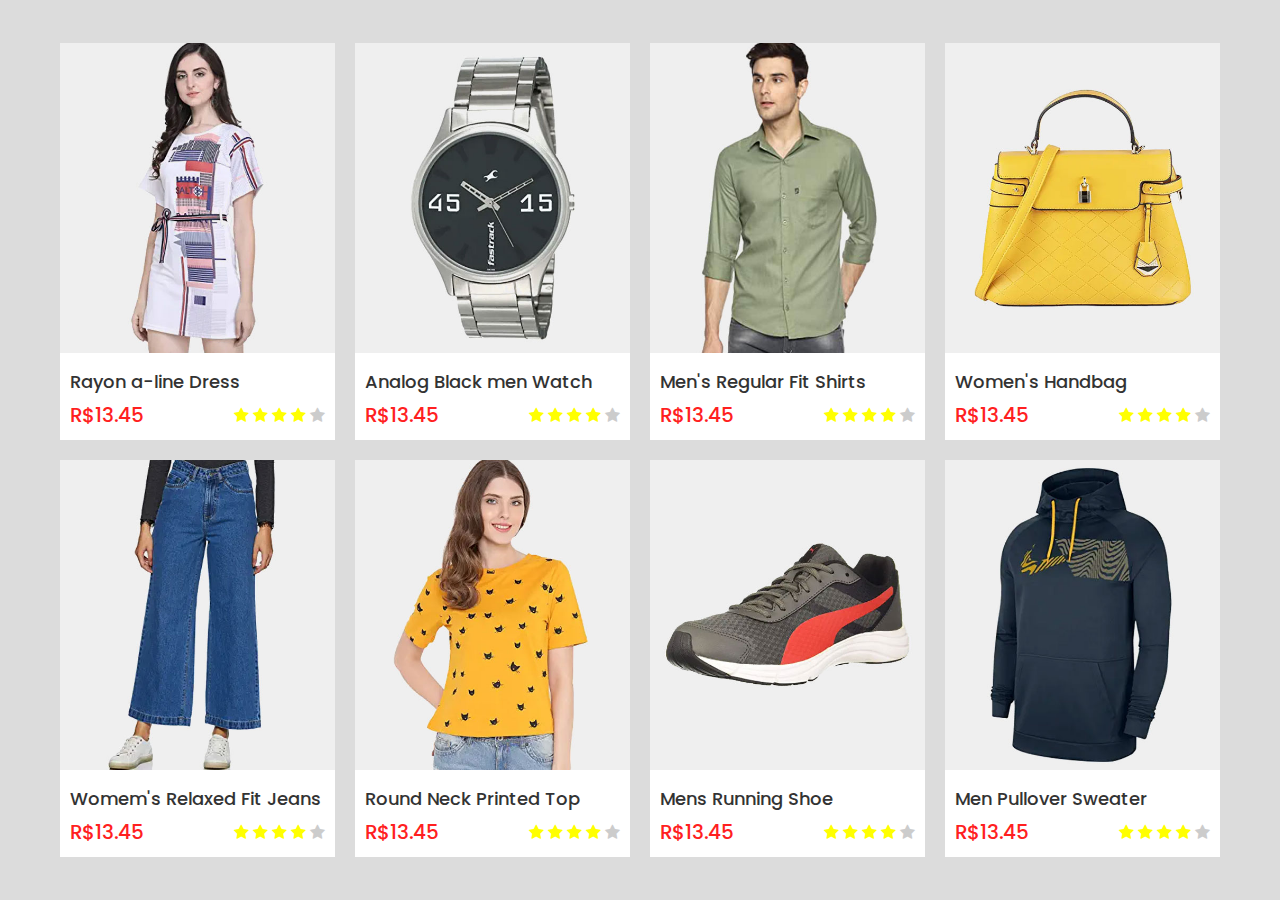
<file: Cards ItensVenda/index.html>
<!DOCTYPE html>
<html lang="pt-br">
<head>
    <meta http-equiv="X-UA-Compatible" content="IE=edge">
    <meta name="viewport" content="width=device-width, initial-scale=1.0">
    <link rel="stylesheet" href="https://cdnjs.cloudflare.com/ajax/libs/font-awesome/4.7.0/css/font-awesome.css" integrity="sha512-5A8nwdMOWrSz20fDsjczgUidUBR8liPYU+WymTZP1lmY9G6Oc7HlZv156XqnsgNUzTyMefFTcsFH/tnJE/+xBg==" crossorigin="anonymous" referrerpolicy="no-referrer" />
    <title>Cards de Itens de Venda</title>
    <link rel="stylesheet" href="style.css" type="text/css">
</head>
<body>
    <div class="container">
<!-- Produto 1 ---------------------------------------------->
        <div class="card">
            <div class="imgBx">
                <img src="1.jpg" alt="*">
                <ul class="action">
                    <li>
                        <i class="fa fa-heart" aria-hidden="true"></i>
                        <span>Adicionar a Lista de Desejos</span>
                    </li>
                    
                    <li>
                        <i class="fa fa-shopping-cart" aria-hidden="true"></i>
                        <span>Adicionar ao Carrinho</span>
                    </li>
                    
                    <li>
                        <i class="fa fa-eye" aria-hidden="true"></i>
                        <span>Ver Detalhes</span>
                    </li>
                    
                </ul>
            </div>
            <div class="content">
                <div class="productName">
                    <h3>Rayon a-line Dress</h3>
                </div>
                <div class="price_rating">
                    <h2>R$13.45</h2>
                <div class="rating">
                    <i class="fa fa-star" aria-hidden="true"></i>
                    <i class="fa fa-star" aria-hidden="true"></i>
                    <i class="fa fa-star" aria-hidden="true"></i>
                    <i class="fa fa-star" aria-hidden="true"></i>
                    <i class="fa grey fa-star" aria-hidden="true"></i>
                </div>
            </div>          
        </div>
    </div>
<!-- Produto 2 ---------------------------------------------->
        <div class="card">
            <div class="imgBx">
                <img src="2.jpg" alt="*">
                <ul class="action">
                    <li>
                        <i class="fa fa-heart" aria-hidden="true"></i>
                        <span>Adicionar a Lista de Desejos</span>
                    </li>
                    
                    <li>
                        <i class="fa fa-shopping-cart" aria-hidden="true"></i>
                        <span>Adicionar ao Carrinho</span>
                    </li>
                    
                    <li>
                        <i class="fa fa-eye" aria-hidden="true"></i>
                        <span>Ver Detalhes</span>
                    </li>
                    
                </ul>
            </div>
            <div class="content">
                <div class="productName">
                    <h3>Analog Black men Watch</h3>
                </div>
                <div class="price_rating">
                    <h2>R$13.45</h2>
                <div class="rating">
                    <i class="fa fa-star" aria-hidden="true"></i>
                    <i class="fa fa-star" aria-hidden="true"></i>
                    <i class="fa fa-star" aria-hidden="true"></i>
                    <i class="fa fa-star" aria-hidden="true"></i>
                    <i class="fa grey fa-star" aria-hidden="true"></i>
                </div>
            </div>        
            </div>
        </div>
<!-- Produto 3 ---------------------------------------------->
                <div class="card">
                    <div class="imgBx">
                        <img src="3.jpg" alt="*">
                        <ul class="action">
                            <li>
                                <i class="fa fa-heart" aria-hidden="true"></i>
                                <span>Adicionar a Lista de Desejos</span>
                            </li>
                            
                            <li>
                                <i class="fa fa-shopping-cart" aria-hidden="true"></i>
                                <span>Adicionar ao Carrinho</span>
                            </li>
                            
                            <li>
                                <i class="fa fa-eye" aria-hidden="true"></i>
                                <span>Ver Detalhes</span>
                            </li>
                            
                        </ul>
                    </div>
                    <div class="content">
                        <div class="productName">
                            <h3>Men's Regular Fit Shirts</h3>
                        </div>
                        <div class="price_rating">
                            <h2>R$13.45</h2>
                        <div class="rating">
                            <i class="fa fa-star" aria-hidden="true"></i>
                            <i class="fa fa-star" aria-hidden="true"></i>
                            <i class="fa fa-star" aria-hidden="true"></i>
                            <i class="fa fa-star" aria-hidden="true"></i>
                            <i class="fa grey fa-star" aria-hidden="true"></i>
                        </div>
                    </div>         
                    </div>
                </div>
<!-- Produto 4 ---------------------------------------------->
        <div class="card">
            <div class="imgBx">
                <img src="4.jpg" alt="*">
                <ul class="action">
                    <li>
                        <i class="fa fa-heart" aria-hidden="true"></i>
                        <span>Adicionar a Lista de Desejos</span>
                    </li>
                    <li>
                        <i class="fa fa-shopping-cart" aria-hidden="true"></i>
                        <span>Adicionar ao Carrinho</span>
                    </li>
                    <li>
                        <i class="fa fa-eye" aria-hidden="true"></i>
                        <span>Ver Detalhes</span>
                    </li>
                </ul>
            </div>
            <div class="content">
                <div class="productName">
                    <h3>Women's Handbag</h3>
                </div>
                <div class="price_rating">
                    <h2>R$13.45</h2>
                <div class="rating">
                    <i class="fa fa-star" aria-hidden="true"></i>
                    <i class="fa fa-star" aria-hidden="true"></i>
                    <i class="fa fa-star" aria-hidden="true"></i>
                    <i class="fa fa-star" aria-hidden="true"></i>
                    <i class="fa grey fa-star" aria-hidden="true"></i>
                </div>
            </div>       
            </div>
        </div>
<!-- Produto 5 ---------------------------------------------->
                    <div class="card">
                        <div class="imgBx">
                            <img src="5.jpg" alt="*">
                            <ul class="action">
                                <li>
                                    <i class="fa fa-heart" aria-hidden="true"></i>
                                    <span>Adicionar a Lista de Desejos</span>
                                </li>
                                <li>
                                    <i class="fa fa-shopping-cart" aria-hidden="true"></i>
                                    <span>Adicionar ao Carrinho</span>
                                </li>
                                <li>
                                    <i class="fa fa-eye" aria-hidden="true"></i>
                                    <span>Ver Detalhes</span>
                                </li>
                            </ul>
                        </div>
                        <div class="content">
                            <div class="productName">
                                <h3>Womem's Relaxed Fit Jeans</h3>
                            </div>
                            <div class="price_rating">
                                <h2>R$13.45</h2>
                            <div class="rating">
                                <i class="fa fa-star" aria-hidden="true"></i>
                                <i class="fa fa-star" aria-hidden="true"></i>
                                <i class="fa fa-star" aria-hidden="true"></i>
                                <i class="fa fa-star" aria-hidden="true"></i>
                                <i class="fa grey fa-star" aria-hidden="true"></i>
                            </div>
                        </div>        
                        </div>
                    </div>
<!-- Produto 6 ----------------------------------------------->
        <div class="card">
            <div class="imgBx">
                <img src="6.jpg" alt="*">
                <ul class="action">
                    <li>
                        <i class="fa fa-heart" aria-hidden="true"></i>
                        <span>Adicionar a Lista de Desejos</span>
                    </li>
                    <li>
                        <i class="fa fa-shopping-cart" aria-hidden="true"></i>
                        <span>Adicionar ao Carrinho</span>
                    </li>
                    <li>
                        <i class="fa fa-eye" aria-hidden="true"></i>
                        <span>Ver Detalhes</span>
                    </li>
                </ul>
            </div>
            <div class="content">
                <div class="productName">
                    <h3>Round Neck Printed Top</h3>
                </div>
                <div class="price_rating">
                    <h2>R$13.45</h2>
                <div class="rating">
                    <i class="fa fa-star" aria-hidden="true"></i>
                    <i class="fa fa-star" aria-hidden="true"></i>
                    <i class="fa fa-star" aria-hidden="true"></i>
                    <i class="fa fa-star" aria-hidden="true"></i>
                    <i class="fa grey fa-star" aria-hidden="true"></i>
                </div>
            </div>      
            </div>
        </div>
<!-- Produto 7 ----------------------------------------------->
        <div class="card">
            <div class="imgBx">
                <img src="7.jpg" alt="*">
                <ul class="action">
                    <li>
                        <i class="fa fa-heart" aria-hidden="true"></i>
                        <span>Adicionar a Lista de Desejos</span>
                    </li>
                    <li>
                        <i class="fa fa-shopping-cart" aria-hidden="true"></i>
                        <span>Adicionar ao Carrinho</span>
                    </li>
                    <li>
                        <i class="fa fa-eye" aria-hidden="true"></i>
                        <span>Ver Detalhes</span>
                    </li>
                </ul>
            </div>
            <div class="content">
                <div class="productName">
                    <h3>Mens Running Shoe</h3>
                </div>
                <div class="price_rating">
                    <h2>R$13.45</h2>
                <div class="rating">
                    <i class="fa fa-star" aria-hidden="true"></i>
                    <i class="fa fa-star" aria-hidden="true"></i>
                    <i class="fa fa-star" aria-hidden="true"></i>
                    <i class="fa fa-star" aria-hidden="true"></i>
                    <i class="fa grey fa-star" aria-hidden="true"></i>
                </div>
            </div>         
            </div>
        </div>
<!-- Produto 8 ----------------------------------------------->
        <div class="card">
            <div class="imgBx">
                <img src="8.jpg" alt="*">
                <ul class="action">
                    <li>
                        <i class="fa fa-heart" aria-hidden="true"></i>
                        <span>Adicionar a Lista de Desejos</span>
                    </li>
                    <li>
                        <i class="fa fa-shopping-cart" aria-hidden="true"></i>
                        <span>Adicionar ao Carrinho</span>
                    </li>
                    <li>
                        <i class="fa fa-eye" aria-hidden="true"></i>
                        <span>Ver Detalhes</span>
                    </li>
                </ul>
            </div>
            <div class="content">
                <div class="productName">
                    <h3>Men Pullover Sweater</h3>
                </div>
                <div class="price_rating">
                    <h2>R$13.45</h2>
                <div class="rating">
                    <i class="fa fa-star" aria-hidden="true"></i>
                    <i class="fa fa-star" aria-hidden="true"></i>
                    <i class="fa fa-star" aria-hidden="true"></i>
                    <i class="fa fa-star" aria-hidden="true"></i>
                    <i class="fa grey fa-star" aria-hidden="true"></i>
                </div>
            </div>         
            </div>
        </div>

 
 
 
    </div>
</body>
</html>
</file>
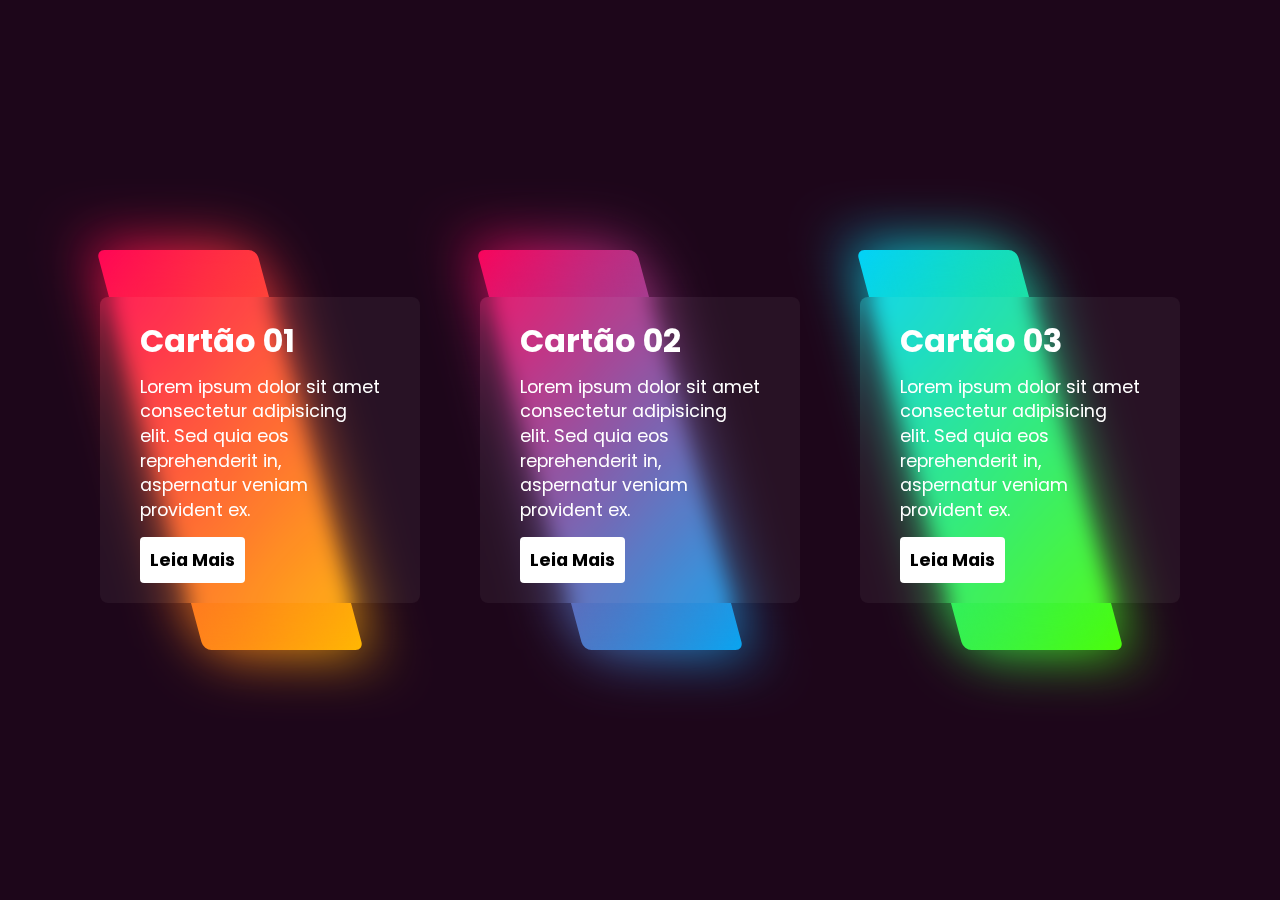
<file: Cartão IU-Glass/index.html>
﻿<!DOCTYPE html>
<html lang="pt-br">
<head>
    <meta http-equiv="X-UA-Compatible" content="IE=edge">
    <meta name="viewport" content="width=device-width, initial-scale=1.0">
    <link rel="stylesheet" href="https://cdnjs.cloudflare.com/ajax/libs/font-awesome/4.7.0/css/font-awesome.css" integrity="sha512-5A8nwdMOWrSz20fDsjczgUidUBR8liPYU+WymTZP1lmY9G6Oc7HlZv156XqnsgNUzTyMefFTcsFH/tnJE/+xBg==" crossorigin="anonymous" referrerpolicy="no-referrer" />
    <title>Cards de Itens de Venda</title>
    <link rel="stylesheet" href="style.css" type="text/css">
</head>
<body>
    <div class="container">
        <div class="box">
            <span></span>
            <div class="content">
                <h2>Cartão 01</h2>
                <p>Lorem ipsum dolor sit amet consectetur adipisicing elit. Sed quia eos reprehenderit in, aspernatur veniam provident ex. </p>
                <a href="#">Leia Mais</a>
            </div>
        </div>
        <div class="box">
            <span></span>
            <div class="content">
                <h2>Cartão 02</h2>
                <p>Lorem ipsum dolor sit amet consectetur adipisicing elit. Sed quia eos reprehenderit in, aspernatur veniam provident ex. </p>
                <a href="#">Leia Mais</a>
            </div>
        </div>
        <div class="box">
            <span></span>
            <div class="content">
                <h2>Cartão 03</h2>
                <p>Lorem ipsum dolor sit amet consectetur adipisicing elit. Sed quia eos reprehenderit in, aspernatur veniam provident ex.</p>
                <a href="#">Leia Mais</a>
            </div>
        </div>
    </div>
</body>
</html>
</file>
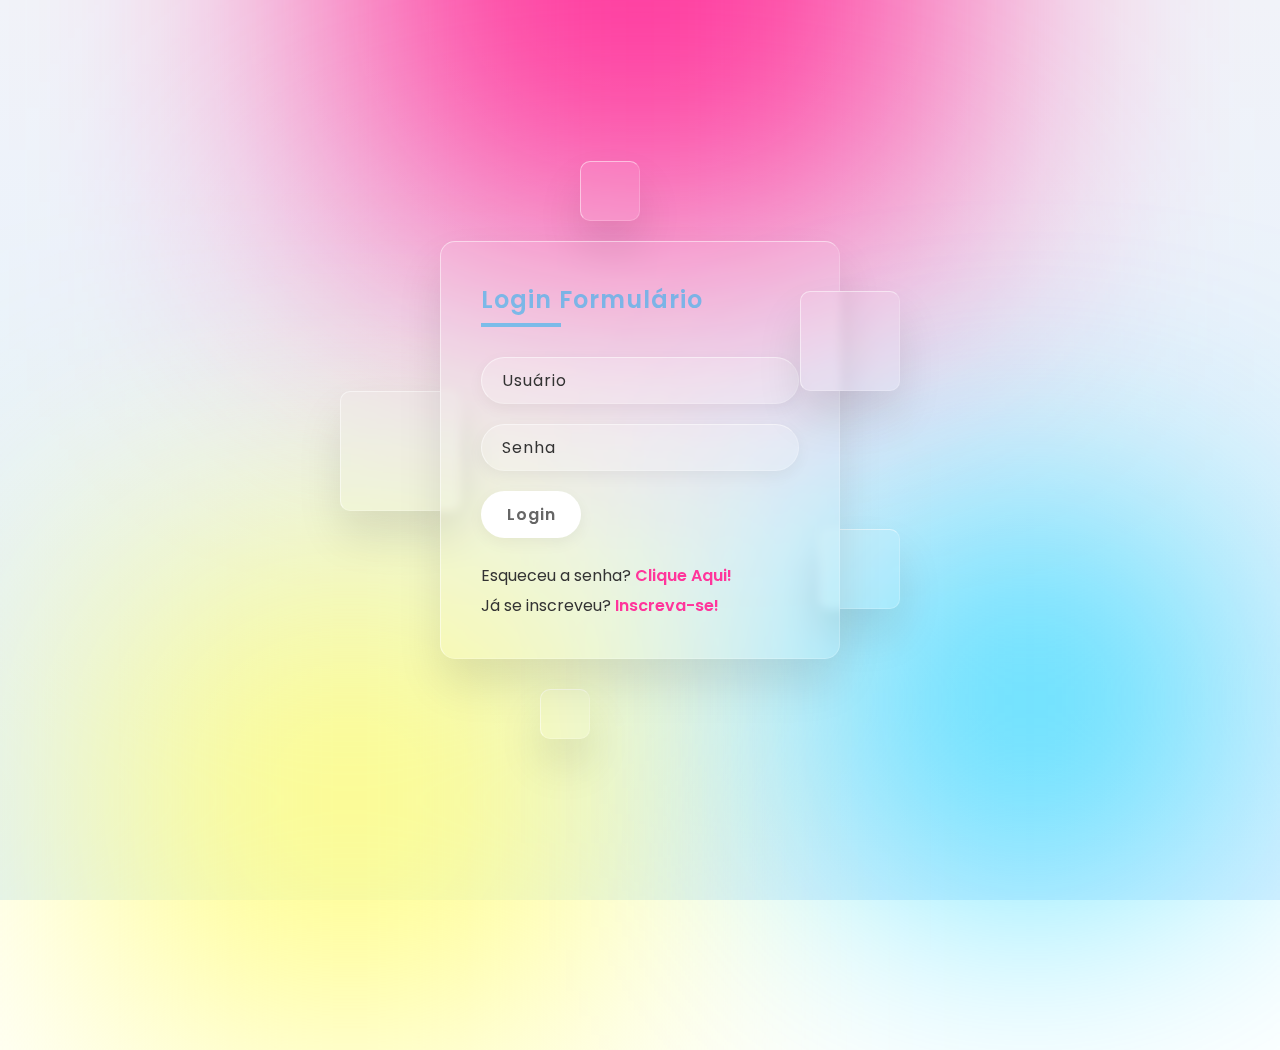
<file: Login Estiizado/index.html>
﻿<!DOCTYPE html>
<html lang="pt-br">
<head>
    <meta http-equiv="X-UA-Compatible" content="IE=edge">
    <meta name="viewport" content="width=device-width, initial-scale=1.0">
    <link rel="stylesheet" href="style.css" type="text/css">
    <title>Form Login Glass Effect</title>
</head>
<body>
 <section>
     <div class="color"></div>
     <div class="color"></div>
     <div class="color"></div>
     <div class="box">
         <div class="quadrado" style="--i:0;"></div>
         <div class="quadrado" style="--i:1;"></div>
         <div class="quadrado" style="--i:2;"></div>
         <div class="quadrado" style="--i:3;"></div>
         <div class="quadrado" style="--i:4;"></div>
         <div class="container">
             <div class="form">
                 <h2>Login Formulário</h2>
                 <form>
                 <div class="inputBox">
                     <input type="text" placeholder="Usuário">
                 </div>
                 <div class="inputBox">
                    <input type="password" placeholder="Senha">
                </div>
                <div class="inputBox">
                    <input type="submit" value="Login">
                </div>
                <p class="forget">Esqueceu a senha? <a href="">Clique Aqui!</a></p>
                <p class="forget">Já se inscreveu? <a href="">Inscreva-se!</a></p>

                </form>
             </div>
         </div>
     </div>
 </section>
</body>
</file>
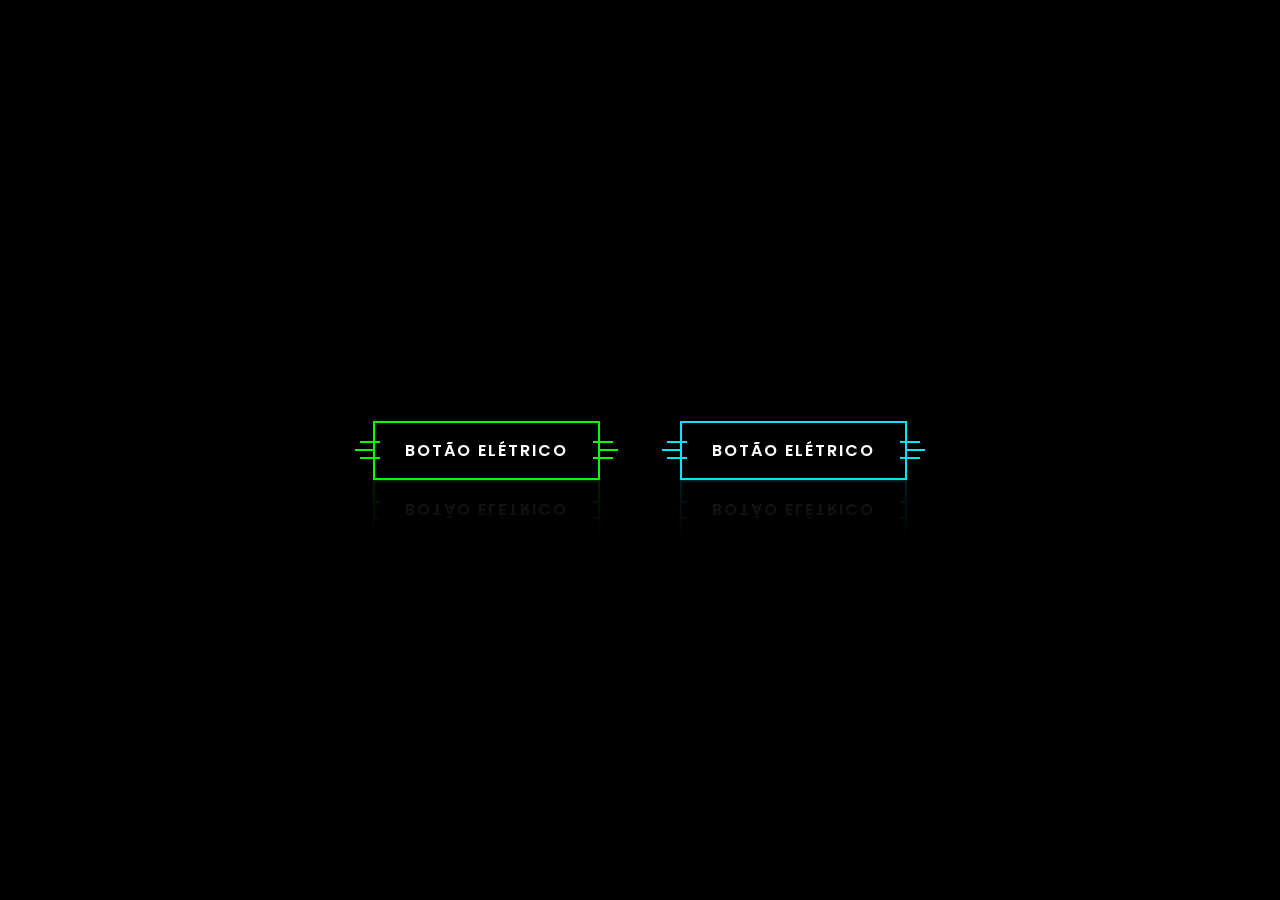
<file: Botão Eletrico/botão2.html>
﻿<!DOCTYPE html>
<html lang="pt-br">
<head>
  <link rel="stylesheet" href="style.css" type="text/css">
    <meta http-equiv="X-UA-Compatible" content="IE=edge">
    <meta name="viewport" content="width=device-width, initial-scale=1.0">
    <title>Botão Neon</title>
</head>
<body>
    <div class="container">
        <a href="#"><span>Botão Elétrico</span></a>
        <a href="#"><span>Botão Elétrico</span></a>
    </div>
</body>
</html>
</file>
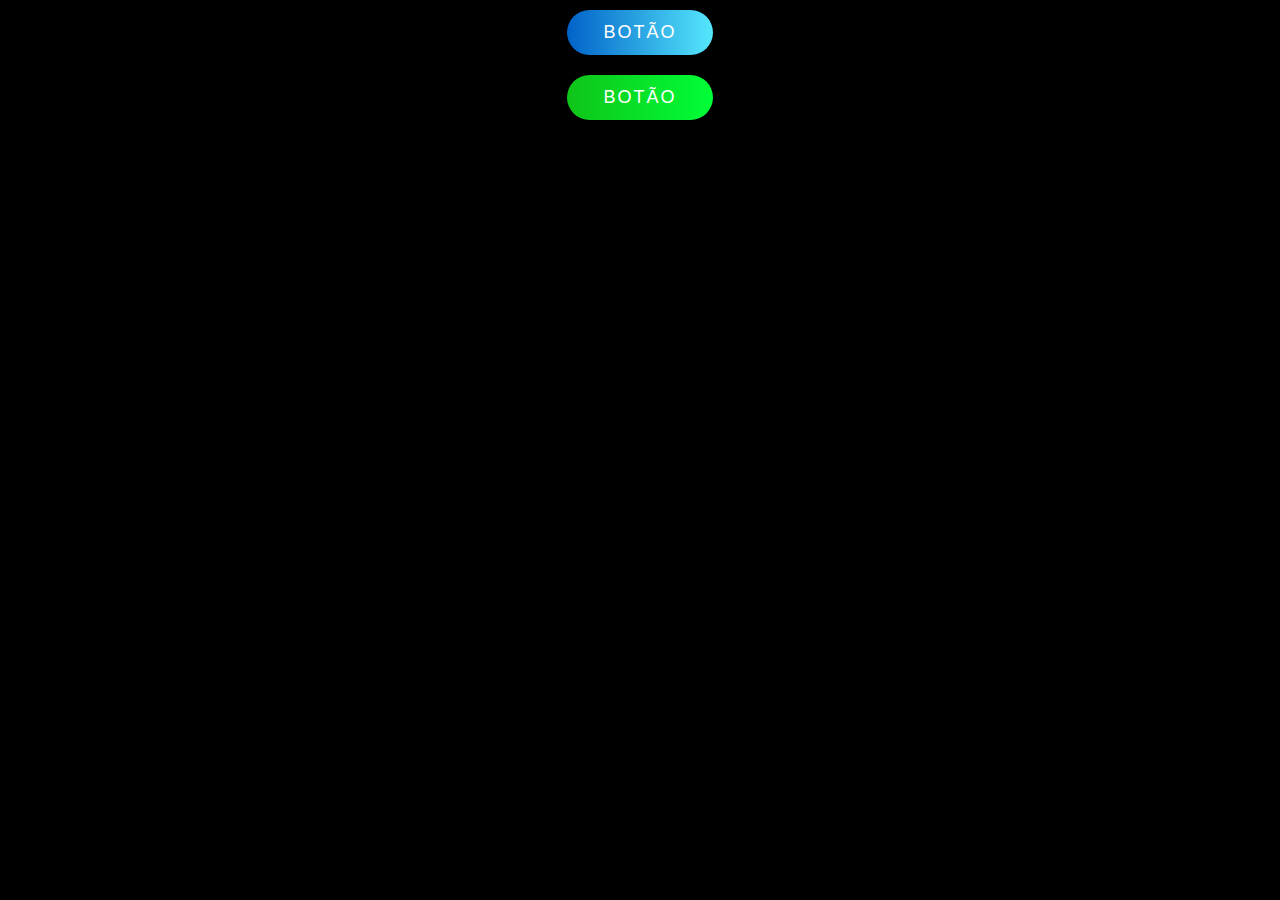
<file: Botão/Botao_cliq.html>
﻿<html>
<head>
    <link rel="stylesheet" type="text/css" href="style.css">
        <title>Botão Style</title>
</head>
<body>
    <a href="#">Botão</a>
    <a href="#">Botão</a>
    <script type="text/javascript">
         const botao = document.querySelectorAll('a');
    botao.forEach(btn => {
        btn.addEventListener('click', function (e) {
            let x = e.clientX - e.target.offsetLeft;
            let y = e.clientY - e.target.offsetTop;

            let ripples = document.createElement('span');
            ripples.style.left = x + 'px';
            ripples.style.top = y + 'px';
            this.appendChild(ripples);
            
            setTimeout(() => {
            ripples.remove();
                }, 1000);
        });
    });
    </script>
</body>
</html>
</file>
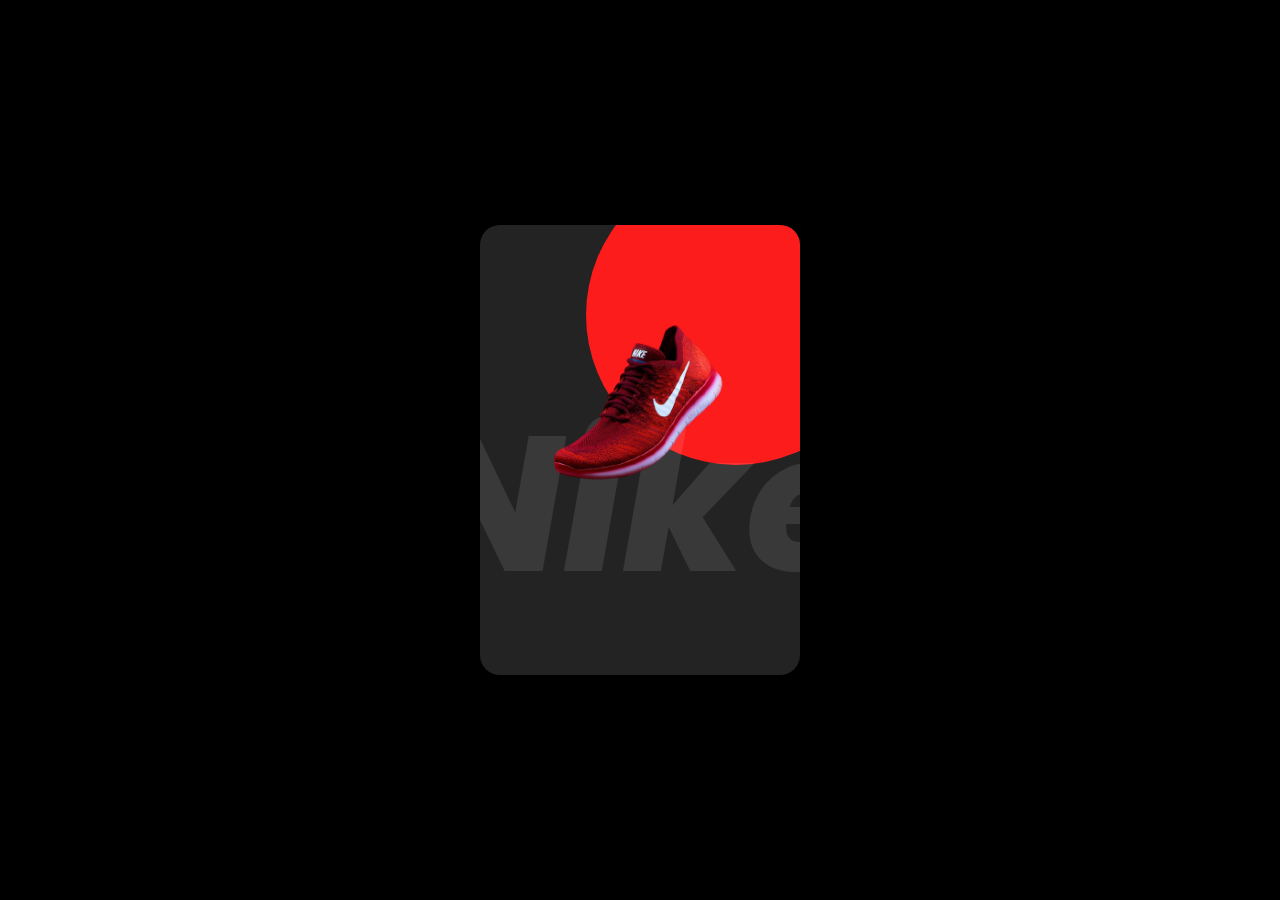
<file: Card_ItemVenda/Card.html>
﻿<html>
<head>
    <link rel="stylesheet" type="text/css" href="style.css">
    <title>Item Venda</title>
</head>
<body>
  <div class="container">
      <div class="card">
          <div class="imgBx">
              <img src="redShoe-removebg-preview.png" alt="XXXXXXX">
          </div>    
              <div class="contentBx">
              <h2>Nike Red</h2>
              <div class="size">
              <h3>Size :</h3>
              <span>22</span>
              <span>24</span>
              <span>28</span>
              <span>30</span>
              </div>
              <div class="color">
                <h3>Color :</h3>
                <span></span>
                <span></span>
                <span></span>
              </div>
              <a href="#">Buy Now</a>
            </div>
         </div>
      </div>
</body>
</html>
</file>
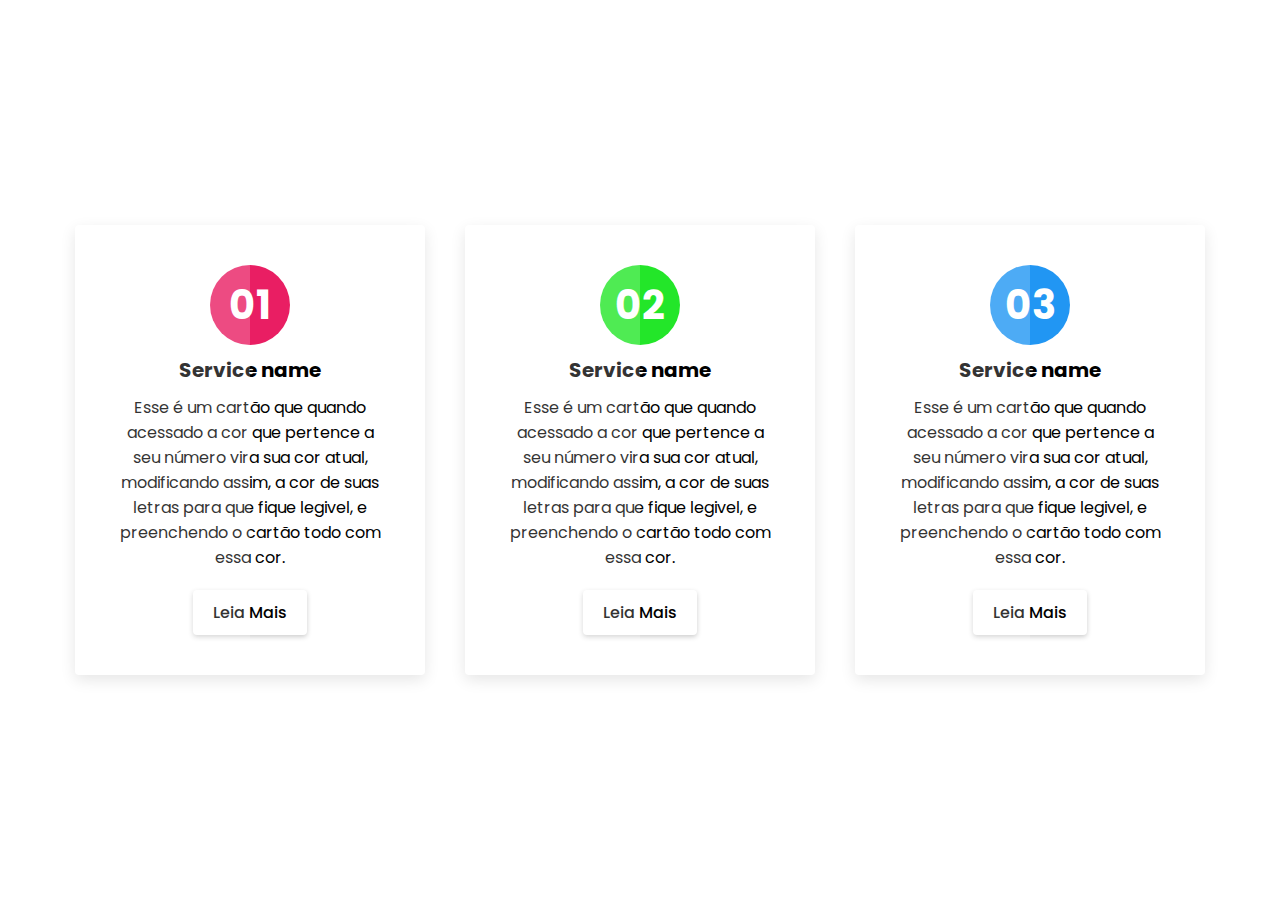
<file: Cartão Estilizado/cartão.html>
﻿<!DOCTYPE html>
<html lang="pt-br">
<head>
  <link rel="stylesheet" href="style.css" type="text/css">
    <meta http-equiv="X-UA-Compatible" content="IE=edge">
    <meta name="viewport" content="width=device-width, initial-scale=1.0">
    <title>Decoração de Cartão</title>
</head>
<body>
   <div class="container">
       <div class="box">
           <div class="icon">01</div>
           <div class="content">
               <h3>Service name</h3>
               <p>Esse é um cartão que quando acessado a cor que pertence a seu número vira sua cor atual, modificando assim, a cor de suas letras para que fique legivel, e preenchendo o cartão todo com essa cor.</p>
               <a href="#">Leia Mais</a>
            </div> 
        </div>
        <div class="box">
            <div class="icon">02</div>
            <div class="content">
                <h3>Service name</h3>
                <p>Esse é um cartão que quando acessado a cor que pertence a seu número vira sua cor atual, modificando assim, a cor de suas letras para que fique legivel, e preenchendo o cartão todo com essa cor.</p>
                <a href="#">Leia Mais</a>
             </div> 
         </div>
         <div class="box">
            <div class="icon">03</div>
            <div class="content">
                <h3>Service name</h3>
                <p>Esse é um cartão que quando acessado a cor que pertence a seu número vira sua cor atual, modificando assim, a cor de suas letras para que fique legivel, e preenchendo o cartão todo com essa cor.</p>
                <a href="#">Leia Mais</a>
             </div> 
         </div>
    </div>      
</body>
</html>
</file>
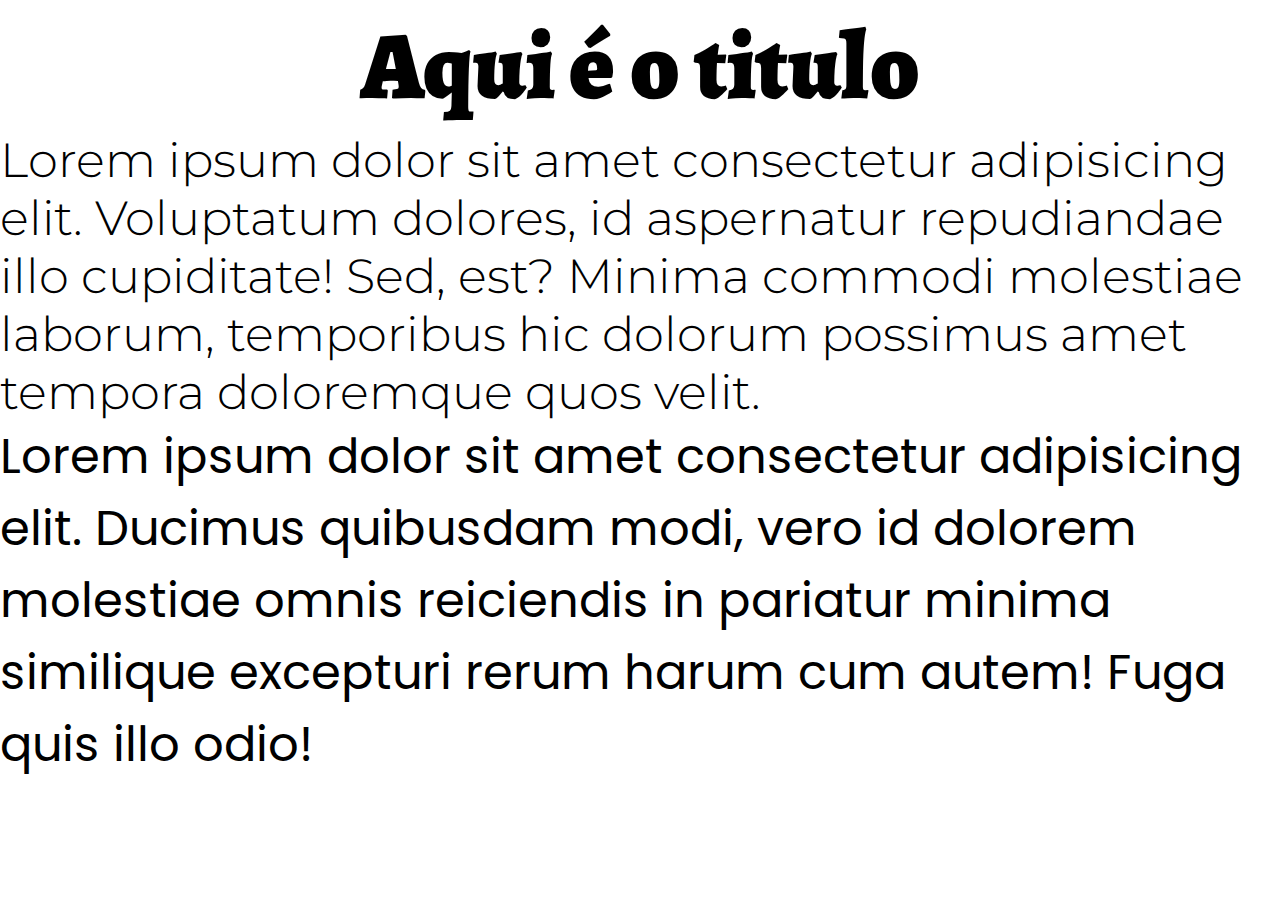
<file: Fontes/FontesEspeciais.html>
﻿<html lang="pt-br">
<head>
   <link rel="stylesheet" href="fontes.css" type="text/css">
    <title>Fontes Importadas</title>
</head>
<body>
    <H1>Aqui é o titulo</H1>
    
    <span class="pri"> Lorem ipsum dolor sit amet consectetur adipisicing elit. Voluptatum dolores, id aspernatur repudiandae illo cupiditate! Sed, est? Minima commodi molestiae laborum, temporibus hic dolorum possimus amet tempora doloremque quos velit.</span><br>

    <span class="seg">Lorem ipsum dolor sit amet consectetur adipisicing elit. Ducimus quibusdam modi, vero id dolorem molestiae omnis reiciendis in pariatur minima similique excepturi rerum harum cum autem! Fuga quis illo odio!</span>
</body>
</html>
</file>
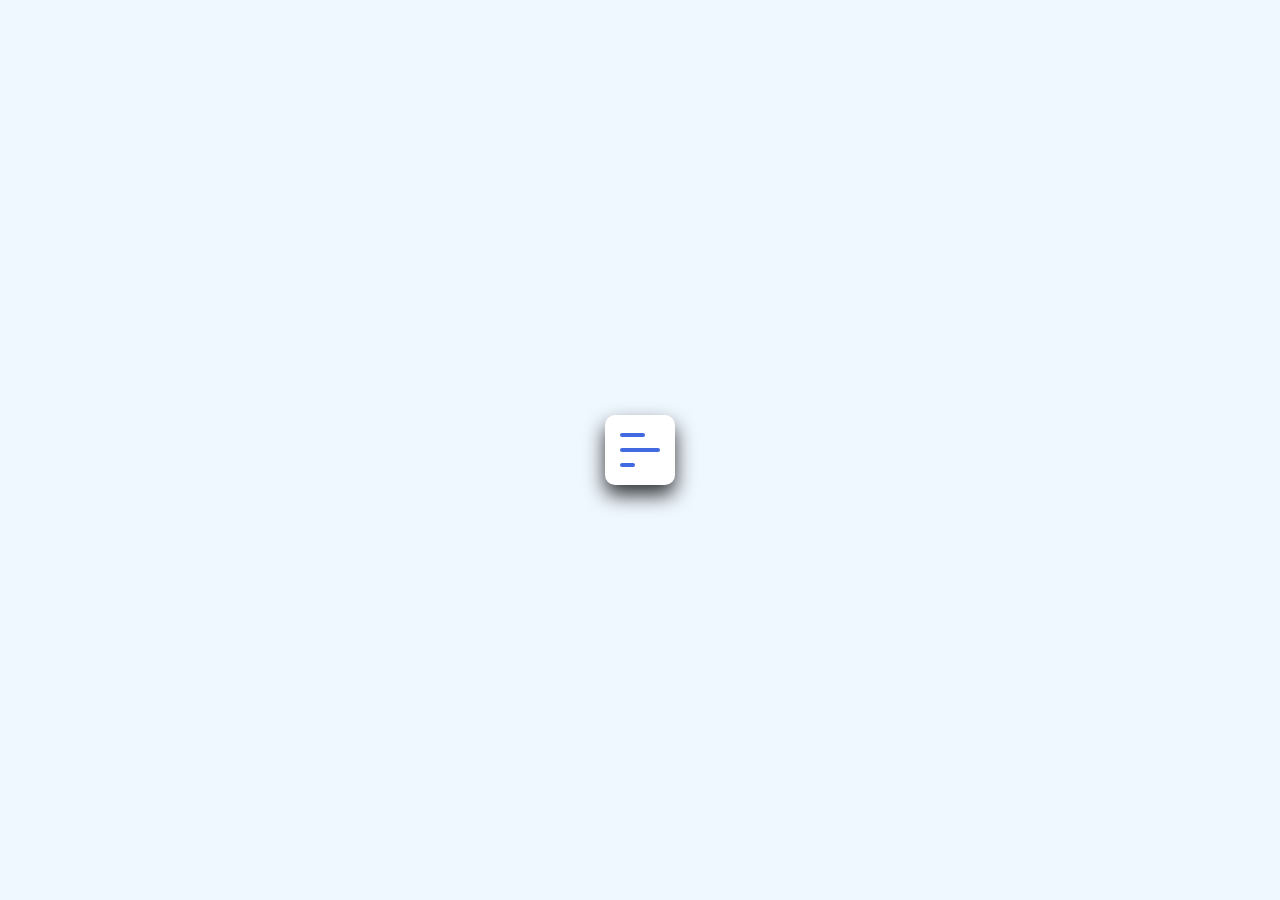
<file: Navegação2/nav2.html>
﻿<html lang="pt-br">
<head>
<link rel="stylesheet" href="nav2.css" type="text/css">
    <title>Icon de Navegação 2</title>
</head>
<body>
    <div class="toggle">
        <span></span>
        <span></span>
        <span></span>
    </div>
    <script>
        let menuToggle = document.querySelector('.toggle');
        menuToggle.onclick = function(){
            menuToggle.classList.toggle('active')
        }
    </script>
</body>
</html>
</file>
<file: Cards ItensVenda/style.css>
@import url('https://fonts.googleapis.com/css2?family=Poppins:ital,wght@0,100;0,200;0,300;0,400;0,500;0,600;0,700;0,900;1,100;1,200;1,300;1,400;1,500;1,600;1,700;1,800;1,900&display=swap');

*
{
    margin: 0;
    padding: 0;
    box-sizing: border-box;
    font-family: 'Poppins', sans-serif;
}
body
{
    display: flex;
    justify-content: center;
    align-items: center ;
    min-height: 100vh;
    background: #dcdcdc;
}
.container 
{
    position: relative;
    width: 1200px;
    display: grid;
    grid-template-columns: repeat(auto-fit, minmax(250px, 1fr));
    grid-gap: 20px;
    padding: 20px;
}
.container .card
{
    width: 100%;
    background: #fff;
}
.container .card .imgBx
{
    position: relative;
    width: 100%;
    height: 310px;
    overflow: hidden;
}
.container .card .imgBx img
{
    position: absolute;
    top: 0;
    left: 0;
    width: 100%;
    height: 100%;
    object-fit: cover;
    transition: 0.5s ease-in-out;
    transform-origin: right;
}
.container .card:hover .imgBx img
{
    transform: scale(1.5);
}
.action
{
    position: absolute;
    top: 10px;
    right: 10px;
}
.action li
{
    position: relative;
    list-style: none;
    width: 40px; height: 40px;
    background: #fff;
    display: flex;
    justify-content: center;
    align-items: center ;
    margin: 4px;
    border-radius: 4px;
    cursor: pointer;
    transition: transform 0.5s;
    transform: translateX(60px);
}
.action li:nth-child(2)
{
    transition-delay: 0.15s;
}
.action li:nth-child(3)
{
    transition-delay: 0.3s;
}
.container .card:hover .action li
{
    transform: translateX(0px);
}
.action li:hover
{
    background-color: #ff2020;
    color: #fff;
}
.action li span
{
    position: absolute;
    right: 50px; top: 20px;
    transform: translateY(-50%) translateX(-20px);
    white-space: nowrap;
    padding: 4px 6px;
    background: red;
    color: #fff;
    font-weight: 500;
    font-size: 12px;
    border-radius: 4px;
    pointer-events: none;
    opacity: 0;
    transition: 0.5s;
}
.action li:hover span
{
    opacity: 1;
    transform: translateY(-50%) translateX(0px);
}
.action li span::before
{
    content: '';
    position: absolute;
    top: 50%; right: -4px;
    width: 8px; height: 8px;
    background: red;
    transform: translateY(-50%) rotate(45deg);
}
.container .card .content
{
    padding: 10px;
}
.container .card .content .productName h3
{
    font-size: 18px;
    font-weight: 500;
    color: #333;
    margin: 5px 0;
}
.container .card .content .price_rating
{
    display: flex;
    justify-content: space-between;
    align-items: center;
}
.container .card .content .price_rating h2
{
    font-size: 20px;
    color: #ff2020;
    font-weight: 500;
}
.container .card .content .price_rating .fa
{
    color: yellow;
    cursor: pointer;
}
.container .card .content .price_rating .fa.grey
{
    color: #ccc;
}
</file>
<file: Cartão IU-Glass/style.css>
@import url('https://fonts.googleapis.com/css2?family=Poppins:ital,wght@0,100;0,200;0,300;0,400;0,500;0,600;0,700;0,900;1,100;1,200;1,300;1,400;1,500;1,600;1,700;1,800;1,900&display=swap');

*
{
    margin: 0;
    padding: 0;
    box-sizing: border-box;
    font-family: 'Poppins', sans-serif;
    text-decoration: none;
}
body{
    display: flex;
    justify-content: center;
    align-items: center;
    min-height: 100vh;
    background: #1d061a;
}
.container
{
    display: flex;
    justify-content: center;
    align-items: center;
    flex-wrap: wrap;
    padding: 40px 0;
}
.container .box
{
    position: relative;
    width: 320px;
    height: 400px;
    display: flex;
    justify-content: center;
    align-items: center;
    margin: 40px 30px;
    transition: 0.5s;
}
.container .box::before
{
    content: '';
    position: absolute;
    top: 0;
    left: 50px;
    width: 50%;
    height: 100%;
    background: #fff;
    border-radius: 8px;
    transform: skewX(15deg);
    transition: 0.5s;
}
.container .box::after
{
    content: '';
    position: absolute;
    top: 0;
    left: 50px;
    width: 50%;
    height: 100%;
    background: #fff;
    border-radius: 8px;
    transform: skewX(15deg);
    transition: 0.5s;
    filter: blur(30px);
    transition: 0.5s;
}
.container .box:hover::before,
.container .box:hover::after
{
    transform: skewX(0deg);
    left: 20px;
    width: calc(100% - 90px);
}
.container .box:nth-child(1)::before,
.container .box:nth-child(1)::after
{
    background: linear-gradient(315deg, #ffbc00,#ff0058);
}
.container .box:nth-child(2)::before,
.container .box:nth-child(2)::after
{
    background: linear-gradient(315deg, #03a9f4,#ff0058);
}
.container .box:nth-child(3)::before,
.container .box:nth-child(3)::after
{
    background: linear-gradient(315deg, #4dff03,#00d0ff);
}
.container .box span
{
    display:block ;
    position: absolute;
    left: 0; top: 0; right: 0; bottom: 0;
    z-index: 50;
    pointer-events: none;
}
.container .box span::before
{
    content: '';
    position: absolute;
    left: 0; top: 0;
    width:100% ; height:100% ;
    border-radius: 8px;
    background: rgba(255, 255,255, 0.1);
    backdrop-filter: blur(10px);
    opacity: 0;
    transition: 0.5s;
    animation: animate 2s ease-in-out infinite;
    box-shadow: 0 5px 15px rgba(0, 0,0, 0.05);
}
.container .box:hover span::before
{
    left: 50px; top: -50px;
    width:100px ; height:100px ;
    opacity: 1; 
}
.container .box span::after
{
    content: '';
    position: absolute;
    right:0; bottom: 0;
    width:100% ; height:100% ;
    border-radius: 8px;
    background: rgba(255, 255,255, 0.1);
    backdrop-filter: blur(10px);
    opacity: 0;
    transition: 0.5s;
    animation: animate 2s ease-in-out infinite;
    box-shadow: 0 5px 15px rgba(0, 0,0, 0.05);
    animation-delay: -1s;
}
.container .box:hover span::after
{
    right: 50px ; bottom: -50px;
    width:100px ; height:100px ;
    opacity: 1; 
}
@keyframes animate
{
    0%,100%
    {
        transform: translateY(10px);
    }
    50%
    {
        transform: translateY(-10px);
    }
    
}
.container .box .content 
{
    position: relative;
    padding: 20px 40px ;
    background-color: rgba(255, 255,255, 0.05);
    box-shadow: rgba(0, 0,0, 0.1);
    border-radius: 8px;
    backdrop-filter: blur(10px);
    transition: 0.5s;
    color: #fff;
    z-index: 1;
}

.container .box:hover .content
{
    left: -25px;
    padding: 40px 60px ;
} 
.container .box .content h2
{
    font-size: 2em;
    color: #fff;
    margin-bottom: 10px;
}
.container .box .content p
{
    font-size: 1.1em;
    margin-bottom: 10px;
    line-height: 1.4em;
}
.container .box .content a
{
    display: inline-block;
    font-size: 1.1em;
    color: #000;
    background: #fff;
    padding: 10px;
    border-radius: 4px;
    font-weight: 700;
    margin-top: 5px;
}
</file>
<file: Login Estiizado/style.css>
@import url('https://fonts.googleapis.com/css2?family=Poppins:ital,wght@0,100;0,200;0,300;0,400;0,500;0,600;0,700;0,900;1,100;1,200;1,300;1,400;1,500;1,600;1,700;1,800;1,900&display=swap');

*
{
    margin: 0;
    padding: 0;
    box-sizing: border-box;
    font-family: 'Poppins', sans-serif;
    text-decoration: none;
}
body
{
    overflow: hidden;
}
section
{
    display:flex; justify-content:center; align-items:center;
    min-height: 100vh;
    background: linear-gradient(to bottom, #f1f4f9,#dff1ff);
}
section .color
{
    position: absolute;
    filter: blur(150px);
}
section .color:nth-child(1)
{
    top: -350px;
    width:600px; height:600px;
    background: #ff359b;
}
section .color:nth-child(2)
{
    bottom: -150px; left: 100px;
    width:500px; height:500px;
    background: #fffd87;

}

section .color:nth-child(3)
{
    bottom: 50px; right: 100px;
    width:300px; height:300px;
    background: #00d2ff;

}
.box
{
    position: relative;
}
.box .quadrado
{
    position: absolute;
    backdrop-filter: blur(5px);
    box-shadow: 0 25px 45px rgba(0,0,0,0.1);
    border: 1px solid rgba(255, 255, 255, 0.5); 
    border-right: 1px solid rgba(255, 255, 255, 0.2); 
    border-bottom: 1px solid rgba(255, 255, 255, 0.2); 
    background: rgba(255, 255, 255, 0.1);
    border-radius: 10px;
    animation: anima 10s linear infinite;
    animation-delay: calc(-1s * var(--i));
}
@keyframes anima
{
    0%,100%
    {
        transform: translateY(-40px);
    }
    50%
    {
        transform: translateY(40px);
    }
}
.box .quadrado:nth-child(1)
{
    top:50px; right:-60px;
    width:100px; height:100px;
    z-index: 2;
}
.box .quadrado:nth-child(2)
{
    top:150px; left:-100px;
    width:120px; height:120px;
}
.box .quadrado:nth-child(3)
{
    bottom:50px; right:-60px;
    width:80px; height:80px;
}
.box .quadrado:nth-child(4)
{
    bottom:-80px; left:100px;
    width:50px; height:50px;
}
.box .quadrado:nth-child(5)
{
    top:-80px; left:140px;
    width:60px; height:60px;
}
.container
{
    position: relative;
    width:400px; min-height:400px;
    background: rgba(255, 255, 255, 0.1);
    border-radius: 15px;
    display:flex; justify-content:center; align-items:center;
    backdrop-filter: blur(5px);
    box-shadow: 0 25px 45px rgba(0,0,0,0.1);
    border: 1px solid rgba(255, 255, 255, 0.5); 
    border-right: 1px solid rgba(255, 255, 255, 0.2); 
    border-bottom: 1px solid rgba(255, 255, 255, 0.2); 
}
.form
{
    position: relative;
    width: 100%; height: 100%;
    padding: 40px;
}
.form h2
{
    position: relative;
    color:rgba(5, 175, 242, 0.5);
    ;
    font-size: 24px; font-weight: 600;
    letter-spacing: 1px;
    margin-bottom: 40px;
}
.form h2::before
{
    content: '';
    position: absolute;
    left: 0; bottom: -10px;
    width:80px ; height: 4px; 
    background: rgba(5, 175, 242, 0.5);
}

.form .inputBox
{
    width: 100%;
    margin-top: 20px;
}
.form .inputBox input
{
    width: 100%;
    background: rgba(255, 255, 255, 0.2);
    border: none;
    outline: none;
    padding: 10px 20px;
    border-radius: 35px;
    border: 1px solid rgba(255, 255, 255, 0.5); 
    border-bottom: 1px solid rgba(255, 255, 255, 0.2); 
    border-right: 1px solid rgba(255, 255, 255, 0.2);
    font-size: 16px;
    letter-spacing: 1px;
    color: #333;
    box-shadow: 0 5px 15px rgba(0,0,0,0.05); 
}
.form .inputBox input::placeholder
{
    color: #333;
}
.form .inputBox input[type="submit"]
{
    background: #fff;
    color: rgb(102, 102, 102);
    max-width: 100px ;
    cursor: pointer;
    margin-bottom: 20px;
    font-weight: 600;
}
.forget
{
    margin-top: 5px;
    color: #333;
}
.forget a 
{
    color: #ff359b;
    font-weight: 600;
}
</file>
<file: Botão Eletrico/style.css>
@import url('https://fonts.googleapis.com/css2?family=Poppins:ital,wght@0,100;0,200;0,300;0,400;0,500;0,600;0,700;0,900;1,100;1,200;1,300;1,400;1,500;1,600;1,700;1,800;1,900&display=swap');

*
{
    margin: 0;
    padding: 0;
    box-sizing: border-box;
    font-family: 'Poppins', sans-serif;
}
body
{
    display: flex;
    justify-content: center;
    align-items: center;
    min-height: 100vh;
    background-color: black;
}
.container
{
    display: flex;
    justify-content: center;
    align-items: center;
    flex-wrap: wrap;
}
.container a 
{
    position: relative;
    display: inline-block;
    padding: 15px 30px;
    border: 2px solid #0f0;
    margin: 40px;
    text-transform: uppercase;
    font-weight: 600;
    text-decoration: none;
    letter-spacing: 2px;
    color: #fff;
    -webkit-box-reflect: below 0px linear-gradient(transparent, #0002) ;
    transition: 0.5s; 
    transition-delay: 0 s ;
}
.container a:hover
{
    transition-delay: 1.5s ;
    color: #000;
    box-shadow: 0 0 10px #0f0,
                0 0 20px #0f0,
                0 0 40px #0f0,
                0 0 80px #0f0,
                0 0 160px #0f0;
}
.container a span
{
    position: relative;
    z-index: 100;
}
.container a:nth-child(2)
{
    filter: hue-rotate(80deg);
}
.container a::before
{
    content: '';
    position: absolute;
    left: -20px;
    top: 50%;
    transform: translateY(-50%);
    width: 20px;
    height: 2px;
    background: #0f0 ;
    box-shadow: 5px -8px 0 #0f0,
                5px 8px 0 #0f0;
    transition: width 0.5s, left 0.5s, height 0.5s, box-shadow 0.5s;
    transition-delay: 1s, 0.5s,0s,0s ;
}
.container a:hover::before
{
    width: 60%;
    height: 100%;
    left: -2px;
    box-shadow: 5px 0px 0 #0f0,
                5px 0px 0  #0f0;
    transition-delay: 0s,0.5s,1s,1s;
}


.container a::after
{
    content: '';
    position: absolute;
    right: -20px;
    top: 50%;
    transform: translateY(-50%);
    width: 20px;
    height: 2px;
    background:#0f0 ;
    box-shadow: -5px -8px 0 #0f0,
                -5px 8px 0 #0f0;
    transition: width 0.5s, left 0.5s, height 0.5s, box-shadow 0.5s;
    transition-delay: 1s, 0.5s,0s,0s ;
}
.container a:hover::after
{
    width: 60%;
    height: 100%;
    right: -2px;
    box-shadow: -5px 0px 0 #0f0,
                -5px 0px 0 #0f0;
    transition-delay: 0s,0.5s,1s,1s;
}

/*#0f0 */
</file>
<file: Botão/style.css>
*{
    margin: 0;
    padding: 0;
    font-family: 'Segoe UI', Tahoma, Geneva, Verdana, sans-serif;
}
body{
    display: flex;
    justify-items: center;
    align-items: center;
    min-height: 100vh;
    flex-direction: column;
    background: black;
}
a{
    position: relative;
    display: inline-block;
    padding: 12px 36px;
    margin: 10px 0;
    color: white;
    text-decoration: none;
    text-transform: uppercase;
    font-size: 18px;
    letter-spacing: 2px;
    border-radius: 40px;
    overflow: hidden;
    background: linear-gradient(90deg,#0162c8,#55e7fc) ;
}
a:nth-child(2){
    background: linear-gradient(90deg,#0fc418,#00ff37) ;
}
span{
    position:absolute;
    background: white;
    transform: translate(-50%,-50%);
    pointer-events: none;
    border-radius: 50%;
    animation: animate 1s linear infinite;
}
@keyframes animate{
    0%{
        width: 0px;
        height: 0px;
        opacity: 0.5;
    }
    100%{
        width: 500px;
        height: 500px;
        opacity: 0;

    }
}
</file>
<file: Card_ItemVenda/style.css>
@import url('https://fonts.googleapis.com/css2?family=Poppins:ital,wght@0,100;0,200;0,300;0,400;0,500;0,600;0,700;0,900;1,100;1,200;1,300;1,400;1,500;1,600;1,700;1,800;1,900&display=swap');

*{
    margin: 0px;
    padding: 0px;
    font-family: 'Poppins', sans-serif;
    box-sizing: border-box;
}

body{
    display: flex;
    justify-content: center;
    align-items: center;
    min-height: 100vh;
    background: black;
}

.container{
    position: relative;
}
.container .card{
 position: relative;
 width: 320px;
 height: 450px;
 background: #232323;
 border-radius: 20px;
 overflow: hidden;
}

.container .card:before{
 content: '';
 position: absolute;
 top: 0;
 left: 0;
 width: 100%;
 height: 100%;
 background: #fd1c1c;
 clip-path: circle(150px at 80% 20%);
 transition: 0.5s ease-in-out;
}
.container .card:hover:before{
    clip-path: circle(300px at 80% -20%);
 
}
.container .card:after{
    content: 'Nike';
    position: absolute;
    top: 30%;
    left: -20%;
    font-size: 12em;
    font-weight: 800;
    font-style: italic;
    color: rgb(255, 255, 255, 0.1);
   }
   .container .card .imgBx{
       position:absolute;
       top: 50%;
       transform: translateY(-50%);
       z-index: 10000;
       width: 100%;
       height: 220px;
       transition: 0.5s;
   }

 .container .card:hover .imgBx{
   top: 0%;
   transform: translateY(10%);
 }
 .container .card .imgBx img{
     position: absolute;
     top: 30%;
     left: 50%;
     transform: translate(-50%,-50%) rotate(0deg);
     width: 280px;
 }
 .container .card .contentBx{
     position: absolute;
     bottom: 0;
     height: 100px;
     left: 40px;
     text-align: center;
     transition: 1s;
     z-index: 10;
 }
 .container .card:hover .contentBx{
    height: 210px;
    left: 40px;
}
.container .card .contentBx h2{
    position: relative;
    font-weight: 600;
    letter-spacing: 1px;
    color: #fff;
    visibility: hidden;
    opacity: 0;
    transition: 1s;
}



.container .card:hover .contentBx h2
{
    top: 0%;
    visibility: visible;
    opacity: 1;
}    

.container .card .contentBx .size,
.container .card .contentBx .color{
    display: flex;
    justify-content:center ;
    align-items: center;
    padding: 8px 20px;
    transition: 0.5s;
    opacity: 0; 
    visibility: hidden;
}
.container .card:hover .contentBx .size{
    opacity: 1; 
    visibility: visible;
    transition-delay: 0.5s;
}
.container .card:hover .contentBx .color{
    opacity: 1; 
    visibility: visible;
    transition-delay: 0.6s;
}
.container .card .contentBx .size h3,
.container .card .contentBx .color h3{
  color: #fff;
  font-weight: 300;
  font-size: 14px;
  text-transform: uppercase;
  letter-spacing: 2px;
  margin-right: 10px;
}
.container .card .contentBx .size span{
    width: 26px;
    height: 26px;
    text-align: center;
    line-height: 26px;
    font-size: 14px;
    display: inline-block;
    color: #111;
    background: white;
    margin: 0 5px;
    transition: 0.5s;
    color: black;
    border-radius: 4px;
    cursor: pointer;
  }
  .container .card .contentBx .size span:hover{
   background: #fd1c1c;
  }
  .container .card .contentBx .color span{
      width: 20px;
      height: 20px;
      background: #ff0 ;
      border-radius: 50%;
      margin: 0 5px;
      cursor: pointer;

  }
  .container .card .contentBx .color span:nth-child(2){
      background: #fd1c1c ;
  }
  .container .card .contentBx .color span:nth-child(3){
    background: #0011ff ;
}
.container .card .contentBx .color span:nth-child(4){
    background: #e5ff00 ;
}
.container .card .contentBx a {
    display: inline-block;
    padding: 10px 20px;
    background: #fff;
    border-radius: 4px;
    margin-top: 10px;
    text-decoration: none;
    font-weight: 600;
    color: black;
    opacity: 0;
    transform: translateY(50px);
    transition: 0.5s;
}
.container .card:hover .contentBx a {
    opacity: 1;
    transform: translateY(0px);
    transition-delay: 0.1s;
}
.container .card:hover .contentBx a:hover
{
    background-color: red;
    transition-delay: 0.1s;
   box-shadow:1px 1px 5px 5px rgb(255, 44, 44) ;
}
</file>
<file: Cartão Estilizado/style.css>
@import url('https://fonts.googleapis.com/css2?family=Poppins:ital,wght@0,100;0,200;0,300;0,400;0,500;0,600;0,700;0,900;1,100;1,200;1,300;1,400;1,500;1,600;1,700;1,800;1,900&display=swap');

*
{
    margin: 0;
    padding: 0;
    box-sizing: border-box;
    font-family: 'Poppins', sans-serif;
}
body
{
    display: flex;
    justify-content: center; align-items: center;
    min-height: 100vh;
}
.container
{
    display: flex;
    flex-wrap: wrap;
    justify-content: space-between;
}
.container .box
{
     position: relative;
     width: 350px;
     padding: 40px;
     background: white;
     box-shadow: 0 5px 15px rgba(0, 0, 0, .1);
     border-radius: 4px;
     margin: 20px;
     box-sizing: border-box;
     overflow: hidden;
     text-align: center;
}
.container .box::before
{
    content: '';
    width: 50%; height: 100%;
    position: absolute;
    top: 0; left: 0;
    background: rgba(255, 255, 255, .2);
    z-index: 2;
    pointer-events: none;
    
}

.container .box .icon
{
    position: relative;
    width: 80px;
    height: 80px;
    color: white;
    background: #000;
    display: flex;
    justify-content: center; align-items: center;
    margin: 0 auto;
    border-radius: 50%;
    font-size: 40px;
    font-weight: 700;
    transition: 1s ;
}
/* Efeito quando o cartão é visitado*/
.container .box:nth-child(1) .icon
{
    box-shadow: 0 0 0 0 #e91e63;
    background: #e91e63 ;
}
.container .box:nth-child(1):hover .icon
{
    box-shadow: 0 0 0 400px #e91e63;
}

.container .box:nth-child(2) .icon
{
    box-shadow: 0 0 0 0 #23e629;
    background: #23e629 ;
}
.container .box:nth-child(2):hover .icon
{
    box-shadow: 0 0 0 400px #23e629;
}

.container .box:nth-child(3) .icon
{
    box-shadow: 0 0 0 0 #2196f3;
    background: #2196f3 ;
}
.container .box:nth-child(3):hover .icon
{
    box-shadow: 0 0 0 400px #2196f3;
}

.container .box .content
{
    position: relative;
    z-index: 1;
    transition: 0.5s;
}
.container .box:hover .content
{
    color: white;
}
.container .box .content h3
{
    font-size: 20px;
    margin: 10px 0;
    padding: 0;
}
.container .box .content p
{
    margin: 0;
    padding: 0;
}
a
{
    display: inline-block;
    padding: 10px 20px;
    background: white;
    border-radius: 4px;
    text-decoration: none;
    color: black;
    font-weight: 500;
    margin-top: 20px;
    box-shadow: 0 2px 5px rgba(0, 0, 0, .2);
}
</file>
<file: Fontes/fontes.css>
@import url('https://fonts.googleapis.com/css2?family=Montserrat:ital,wght@0,100;0,200;0,300;0,400;0,500;0,600;0,700;0,800;0,900;1,100;1,200;1,300;1,400;1,500;1,600;1,700;1,800;1,900&display=swap');
@import url('https://fonts.googleapis.com/css2?family=Poppins:ital,wght@0,100;0,200;0,300;0,400;0,500;0,600;0,700;0,900;1,100;1,200;1,300;1,400;1,500;1,600;1,700;1,800;1,900&display=swap');
@import url('https://fonts.googleapis.com/css2?family=Alegreya:ital,wght@0,400;0,500;0,600;0,700;0,800;0,900;1,400;1,500;1,600;1,700;1,800;1,900&display=swap');
*
{
    margin: 0;
    padding: 0;
    box-sizing: border-box;
  
}

h1
{
    font-family: 'Alegreya', serif;
    text-align: center;
    font-weight: 900;
    font-size: 6em;
}

.pri 
{
    font-family: 'Montserrat', arial, sans-serif;
  font-size: 3em;
  font-weight: 300;
}

.seg 
{
    font-family: 'Poppins', sans-serif;
   font-size: 3em;
   font-weight: normal;
}
</file>
<file: Navegação2/nav2.css>
*
{
    margin: 0;
    padding: 0;
    font-family: Arial, Helvetica, sans-serif;
    box-sizing: border-box;
}
body
{
    display: flex;
    justify-content: center;
    align-items: center;
    min-height: 100vh;
    background: aliceblue;
}
 .toggle
 {
     position: relative;
     width: 70px;
     height: 70px;
     background-color: white;
     box-shadow: 0 10px 20px rgba(0, 0, 0, 0.8);
     border-radius: 10px;
     display: flex; 
     justify-content: center;
     align-items: center;
     cursor: pointer;
     overflow: hidden;
 }

 .toggle span
 {
     position: absolute;
     width: 40px;
     height: 4px;
     background-color: royalblue;
     border-radius: 4px ;
     transition: 0.5s;
 }
 .toggle span:nth-child(1)
 {
     transform: translateY(-15px);
     width: 25px;
     left: 15px;
 }
 .toggle.active span:nth-child(1)
 {
     width: 40px;
     transform: translateY(0px) rotate(45deg);
     transition-delay: 0.125s;
 }

 .toggle span:nth-child(2)
 {
     transform: translateY(15px);
     width: 15px;
     left: 15px;
 }
 .toggle.active span:nth-child(2)
 {
     width: 40px;
     transform: translateY(0px) rotate(315deg);
     transition-delay: 0.25s;
 }
 .toggle.active span:nth-child(3)
 {
     transform: translateX(60px);
 }
</file>
